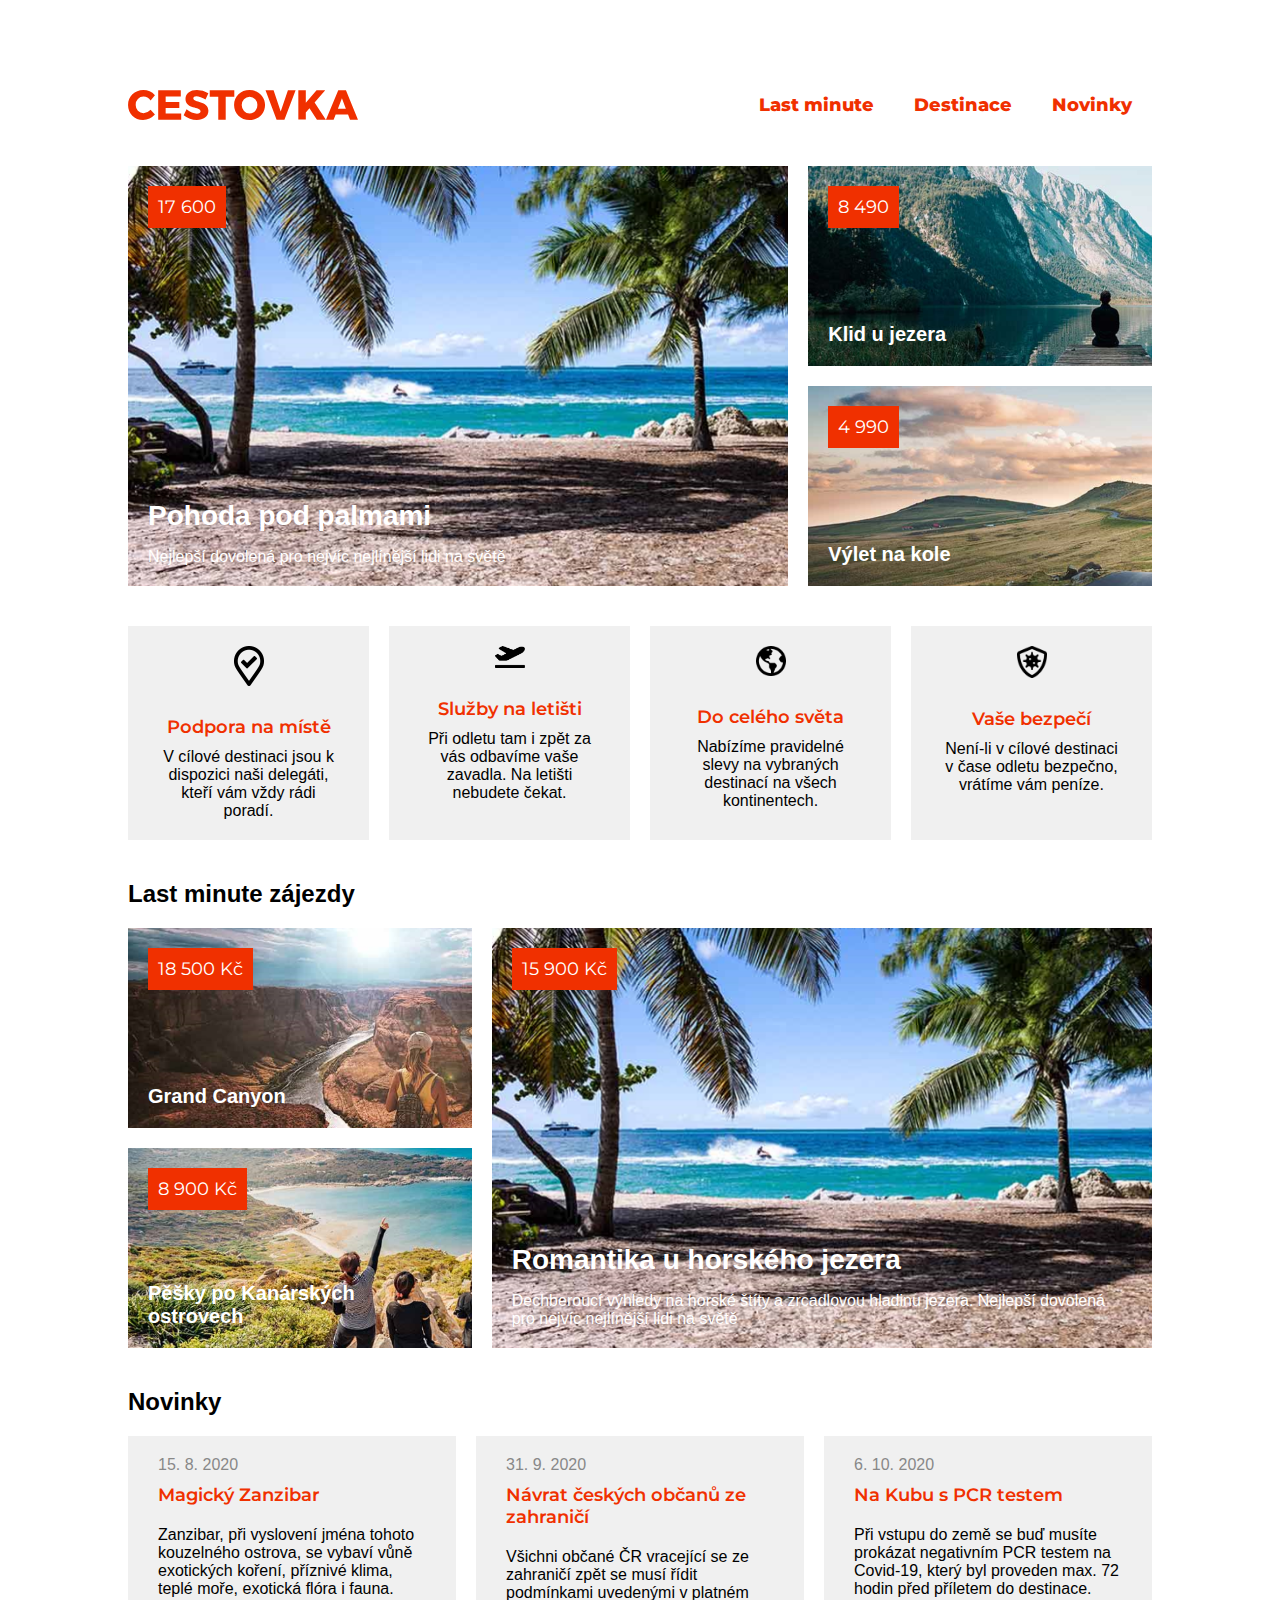
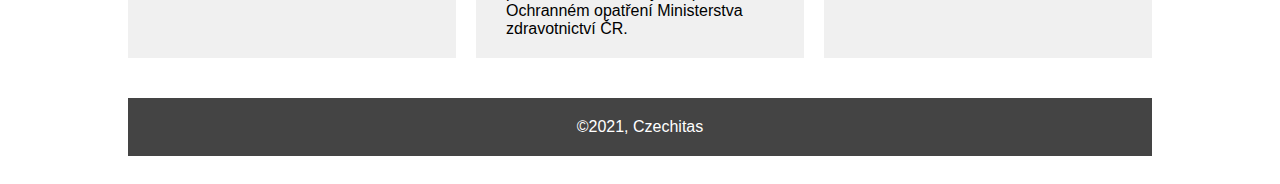
<file: index.html>
<!DOCTYPE html>
<html lang="en">
  <head>
    <meta charset="UTF-8" />
    <meta name="viewport" content="width=device-width, initial-scale=1.0" />
    <title>Document</title>
    <link rel="stylesheet" href="CSS/style.css" />
    <link rel="preconnect" href="https://fonts.googleapis.com" />
    <link rel="preconnect" href="https://fonts.gstatic.com" crossorigin />
    <link
      href="https://fonts.googleapis.com/css2?family=Montserrat:wght@400;600&display=swap"
      rel="stylesheet"
    />
  </head>
  <body>
    <nav class="navigation">
      <img class="navigation__logo" src="img/logo.svg" alt="logo" />
      <div class="navigation__items">
        <a href="#last-minute" class="navigation__item">Last minute</a>
        <a href="#destination" class="navigation__item">Destinace</a>
        <a href="#news" class="navigation__item">Novinky</a>
      </div>
    </nav>

    <div class="cards cards--margin">
      <div class="card card--big">
        <div class="card__price">17 600</div>
        <div class="card__description">
          <div class="card__headline">Pohoda pod palmami</div>
          <div class="card__text">
            Nejlepší dovolená pro nejvíc nejlínější lidi na světě
          </div>
        </div>
      </div>

      <div class="cards cards--small">
        <div class="card">
          <div class="card__price">8 490</div>
          <div class="card__headline-small">Klid u jezera</div>
        </div>

        <div class="card card--bike">
          <div class="card__price">4 990</div>
          <div class="card__headline-small">Výlet na kole</div>
        </div>
      </div>
    </div>

    <!-- about -->
    <div id="destination" class="cards cards--margin">
      <div class="about about--center">
        <img
          class="about__img about__image--center"
          src="img/map@2x.png"
          alt=""
        />
        <div class="about__text">
          <h3 class="about__headline">Podpora na místě</h3>
          <div class="about__text">
            V cílové destinaci jsou k dispozici naši delegáti, kteří vám vždy
            rádi poradí.
          </div>
        </div>
      </div>

      <div class="about about--center">
        <img
          class="about__img about__image--center"
          src="img/plane@2x.png"
          alt=""
        />
        <div class="about__text">
          <h3 class="about__headline">Služby na letišti</h3>
          <div class="about__text">
            Při odletu tam i zpět za vás odbavíme vaše zavadla. Na letišti
            nebudete čekat.
          </div>
        </div>
      </div>

      <div class="about about--center">
        <img
          class="about__img about__image--center"
          src="img/globe@2x.png"
          alt=""
        />
        <div class="about__text">
          <h3 class="about__headline">Do celého světa</h3>
          <div class="about__text">
            Nabízíme pravidelné slevy na vybraných destinací na všech
            kontinentech.
          </div>
        </div>
      </div>

      <div class="about about--center">
        <img
          class="about__img about__image--center"
          src="img/shield@2x.png"
          alt=""
        />
        <div class="about__text">
          <h3 class="about__headline">Vaše bezpečí</h3>
          <div class="about__text">
            Není-li v cílové destinaci v čase odletu bezpečno, vrátíme vám
            peníze.
          </div>
        </div>
      </div>
    </div>

    <!-- Last minut -->
    <h2 id="last-minute">Last minute zájezdy</h2>
    <div class="cards cards--margin cards--reverse">
      <div class="card card--big">
        <div class="card__price">15 900 Kč</div>
        <div class="card__description">
          <div class="card__headline">Romantika u horského jezera</div>
          <div class="card__text">
            Dechberoucí výhledy na horské štíty a zrcadlovou hladinu jezera.
            Nejlepší dovolená pro nejvíc nejlínější lidi na světě
          </div>
        </div>
      </div>
      <div class="cards cards--small">
        <div class="card card--canyon">
          <div class="card__price">18 500 Kč</div>
          <div class="card__headline-small">Grand Canyon</div>
        </div>

        <div class="card card--canary">
          <div class="card__price">8 900 Kč</div>
          <div class="card__headline-small">Pěšky po Kanárských ostrovech</div>
        </div>
      </div>
    </div>

    <!-- Novinky -->
    <h2 id="news">Novinky</h2>

    <div class="cards cards--margin cards--column">
      <div class="about about--column">
        <div class="about__date">15. 8. 2020</div>
        <div class="about__headline">Magický Zanzibar</div>
        <div class="about__text">
          Zanzibar, při vyslovení jména tohoto kouzelného ostrova, se vybaví
          vůně exotických koření, příznivé klima, teplé moře, exotická flóra i
          fauna.
        </div>
      </div>

      <div class="about about--column">
        <div class="about__date">31. 9. 2020</div>
        <h3 class="about__headline">Návrat českých občanů ze zahraničí</h3>
        <div class="about__text">
          Všichni občané ČR vracející se ze zahraničí zpět se musí řídit
          podmínkami uvedenými v platném Ochranném opatření Ministerstva
          zdravotnictví ČR.
        </div>
      </div>

      <div class="about about--column">
        <div class="about__date">6. 10. 2020</div>
        <h3 class="about__headline">Na Kubu s PCR testem</h3>
        <div class="about__text">
          Při vstupu do země se buď musíte prokázat negativním PCR testem na
          Covid-19, který byl proveden max. 72 hodin před příletem do destinace.
        </div>
      </div>
    </div>

    <!-- Footer -->
    <div class="footer">
      <p class="footer__text">©2021, Czechitas</p>
    </div>
  </body>
</html>
</file>
<file: CSS/style.css>
html {
  box-sizing: border-box;
}

* ::before,
::after {
  box-sizing: inherit;
}

body {
  font-family: "Open Sans", Arial, "sans-serif";
  color: #000000;
  padding: 36px 40px 20px;
}

p,
h1,
h2,
h3 {
  margin: 0;
  padding: 0;
}

h2 {
  font-size: 24px;
  padding-bottom: 20px;
}

img {
  max-width: 100%;
}

.navigation {
  display: flex;
  flex-direction: column;
  align-items: center;
  gap: 30;
}

.navigation__logo {
  width: 230px;
}

.navigation__items {
  display: flex;
  margin: 30px 0 30px 0;
}

.navigation__item {
  color: #f03000;
  font-family: "Montserrat", Arial, "sans-serif";
  padding: 20px;
  font-size: 18px;
  font-weight: 800;
  text-decoration: none;
}
.navigation__item:hover {
  color: #ffffff;
  background-color: #f03000;
}

.cards {
  display: flex;
  flex-direction: column;
  gap: 20px;
}

.cards--margin {
  margin-bottom: 40px;
}

.card {
  background-image: url("../img/jezero2@2x.png");
  background-size: cover;
  min-height: 150px;
  color: #ffffff;
  display: flex;
  flex-direction: column;
  justify-content: space-between;
  align-items: flex-start;
  padding: 20px;
  font: "Montserrat", Arial, "sans-serif";
}

.card--big {
  background-image: url("../img/palmy@2x.png");
  min-height: 240px;
}

.card--bike {
  background-image: url("../img/nakole@2x.png");
}

.card--lake {
  background-image: url("../img/jezero@2x.png");
}

.card--canyon {
  background-image: url("../img/podkova@2x.png");
}

.card--canary {
  background-image: url("../img/zatoka@2x.png");
}

.card__price {
  background-color: #f03000;
  padding: 10px;
  font-family: "Montserrat", Arial, "sans-serif";
  font-size: 18px;
}

.card__headline {
  font-size: 28px;
  padding-bottom: 16px;
  font-weight: 600;
}

.card__headline-small {
  font-size: 20px;
  font-weight: 600;
}

.about {
  background-color: #f0f0f0;
  display: flex;
  gap: 30px;
  padding: 20px 30px;
}

.about__img {
  width: 30px;
  align-self: flex-start;
}

.about__date {
  color: #888888;
}

.about__headline {
  color: #f03000;
  font-size: 18px;
  padding-bottom: 10px;
  font-family: "Montserrat", Arial, "sans-serif";
  font-weight: 600;
}

.about--column {
  flex-direction: column;
  gap: 10px;
}

@media screen and (min-width: 768px) {
  .navigation {
    flex-direction: row;
    gap: 58px;
    justify-content: space-between;
  }
  .cards {
    flex-direction: row;
    flex-wrap: wrap;
  }
  .card--big {
    min-height: 380px;
    flex-basis: 100%;
  }
  .cards--small {
    flex-basis: 100%;
    display: flex;
  }
  .cards--small .card {
    flex: 1 1 42%;
  }
  .about {
    flex-basis: 40%;
    flex-direction: column;
  }
  .about--center {
    text-align: center;
  }
  .about__image--center {
    align-self: center;
  }
  .cards--column {
    flex-direction: column;
  }
}
@media screen and (min-width: 960px) {
  body {
    padding-left: 120px;
    padding-right: 120px;
  }
  .cards {
    flex-direction: row;
  }
  .cards--reverse {
    flex-direction: row-reverse;
  }
  .card--big {
    flex: 1 1 60%;
  }
  .cards--small {
    flex: 1 1 33%;
    display: flex;
    gap: 20px;
  }
  .cards--small .card {
    flex: 1 1 100%;
  }
  .about {
    flex: 1 1 15%;
  }
}
.footer__text {
  color: #fff;
}

.footer {
  padding: 20px 0;
  text-align: center;
  background-color: #444444;
}/*# sourceMappingURL=style.css.map */
</file>
